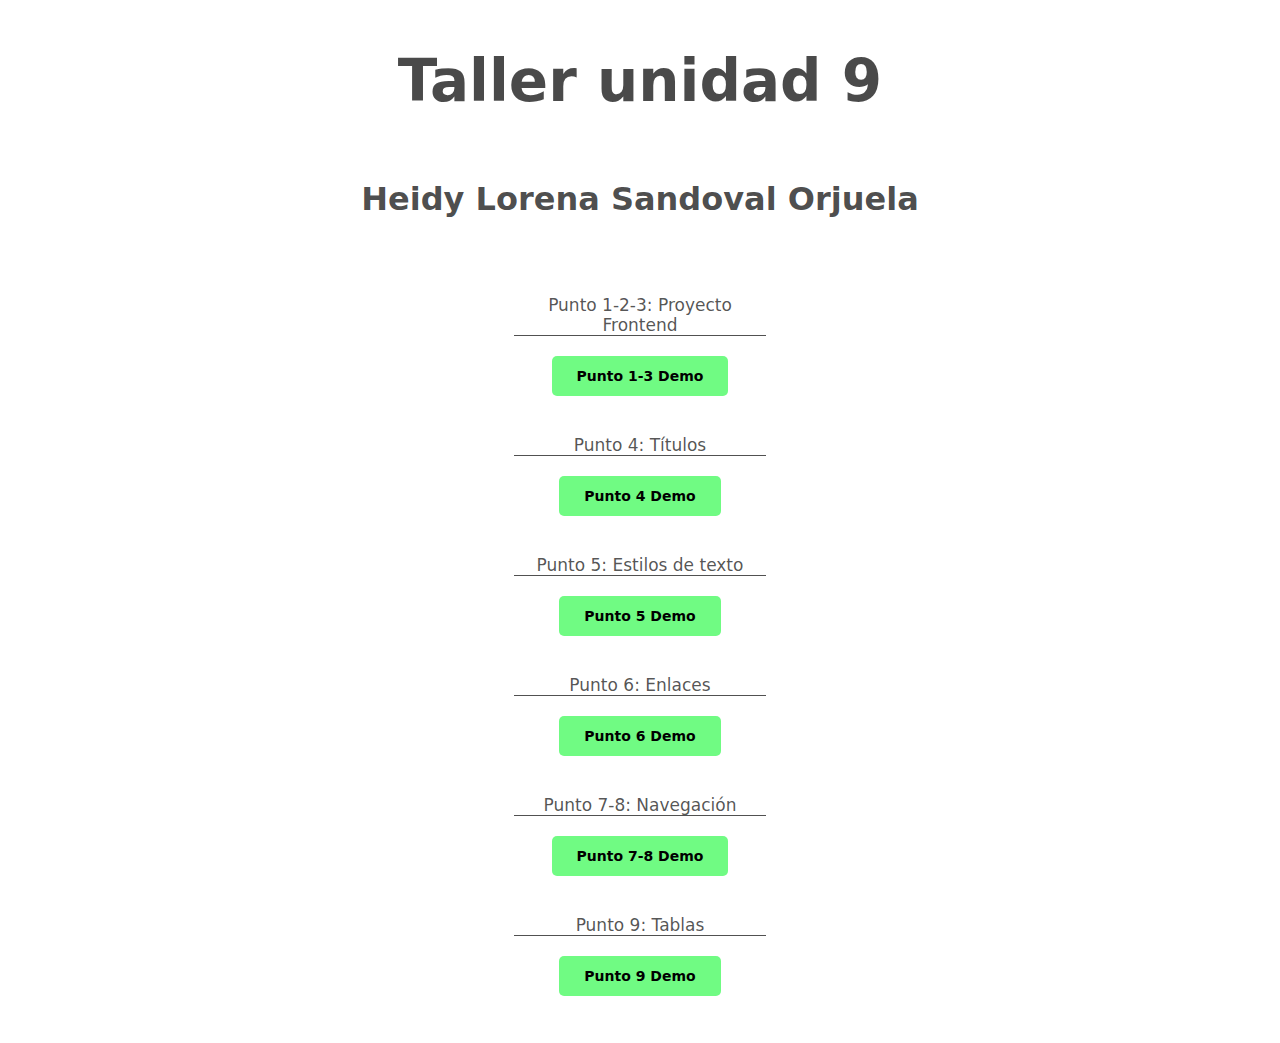
<file: index.html>
<!DOCTYPE html>
<html lang="en">

<head>
    <meta charset="UTF-8">
    <meta http-equiv="X-UA-Compatible" content="IE=edge">
    <meta name="viewport" content="width=device-width, initial-scale=1.0">
    <title>php example</title>
    <link rel="stylesheet" href="./styles/styles.css">
</head>

<body>
    <div>
        <h1> Taller unidad 9</h1>
        <h2>Heidy Lorena Sandoval Orjuela</h2>
        <nav>
            <ul>
                <li>
                    <p>
                        Punto 1-2-3: Proyecto Frontend
                    </p>
                    <a href="./punto-1-3/index.html">
                        Punto 1-3 Demo
                    </a>
                </li>
                <li>
                    <p>
                        Punto 4: Títulos
                    </p>
                    <a href="./punto-4/index.html">
                        Punto 4 Demo
                    </a>
                </li>
                <li>
                    <p>
                        Punto 5: Estilos de texto
                    </p>
                    <a href="./punto-5/index.html">
                        Punto 5 Demo
                    </a>
                </li>
                <li>
                    <p>
                        Punto 6: Enlaces
                    </p>
                    <a href="./punto-6/index.html">
                        Punto 6 Demo
                    </a>
                </li>
                <li>
                    <p>
                        Punto 7-8: Navegación
                    </p>
                    <a href="./punto-7-8/index.html">
                        Punto 7-8 Demo
                    </a>
                </li>
                <li>
                    <p>
                        Punto 9: Tablas
                    </p>
                    <a href="./punto-9/index.html">
                        Punto 9 Demo
                    </a>
                </li>
            </ul>
        </nav>
    </div>
</body>

</html>
</file>
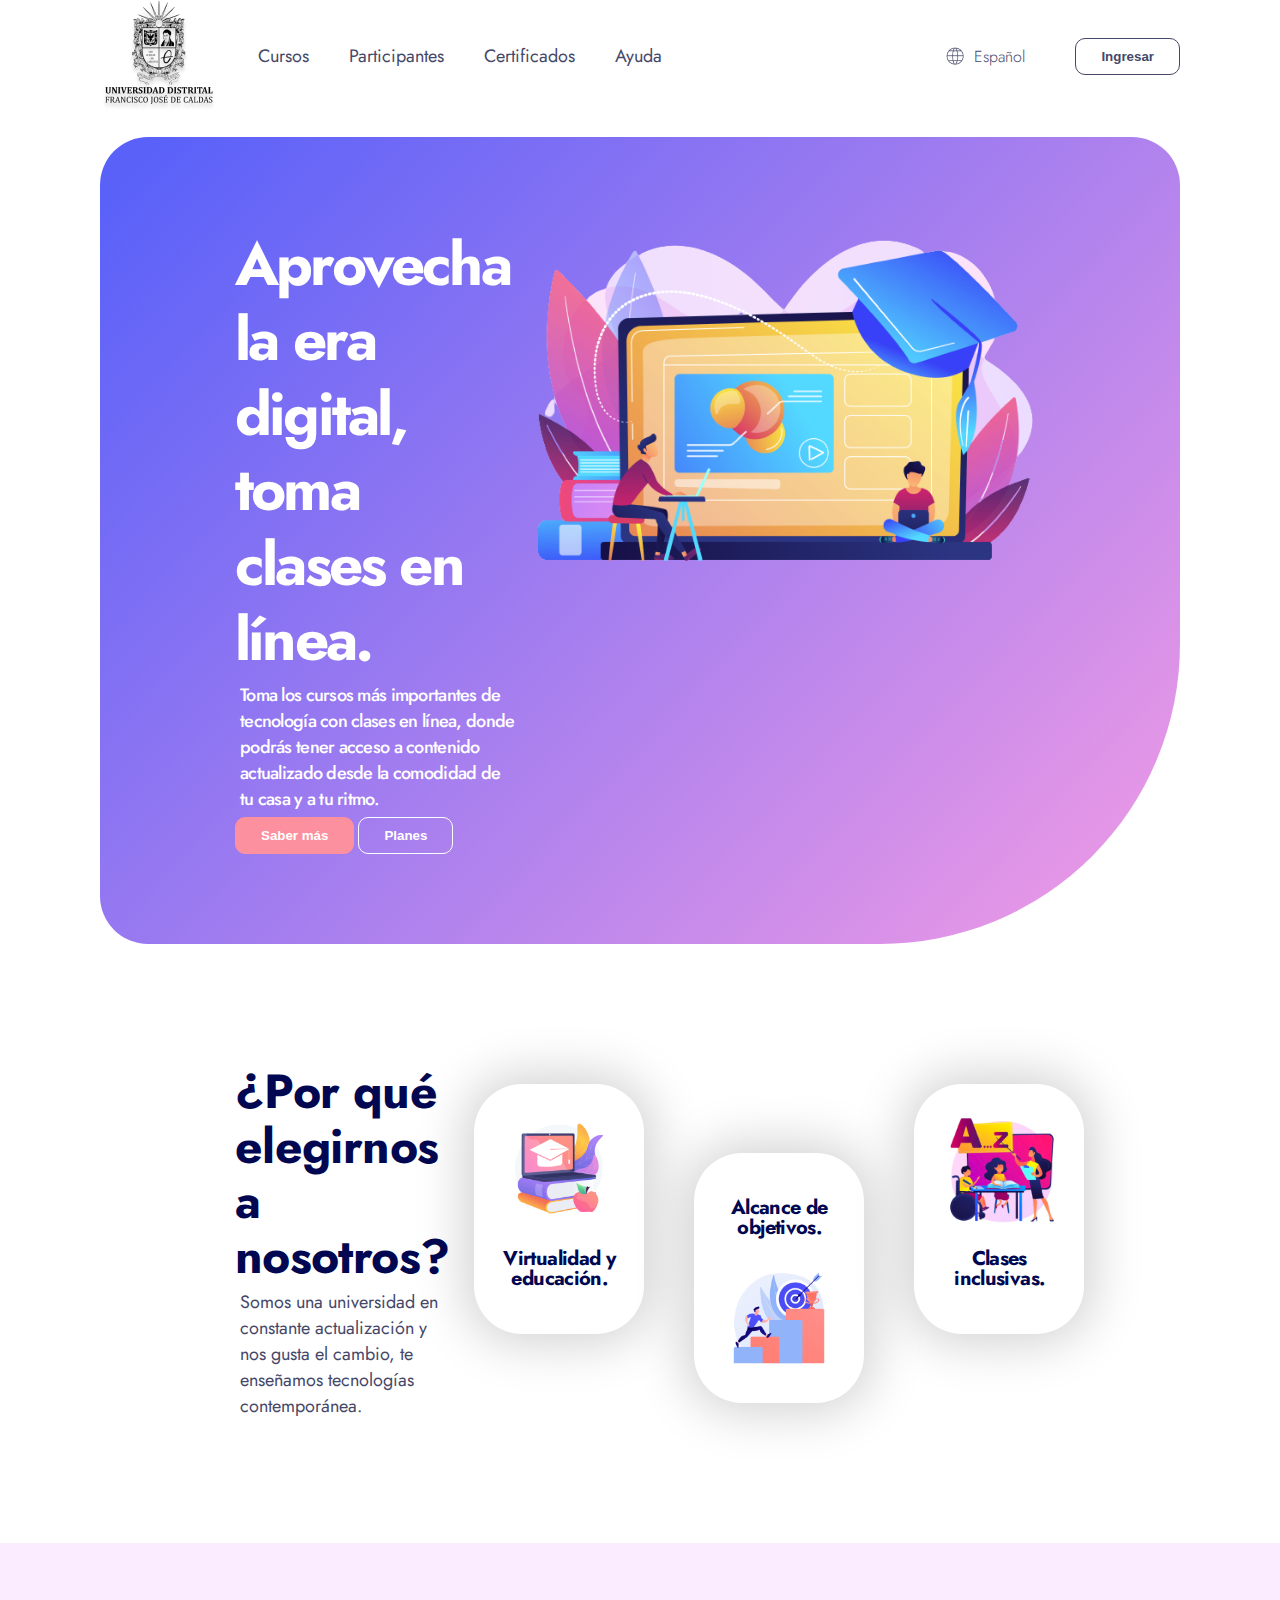
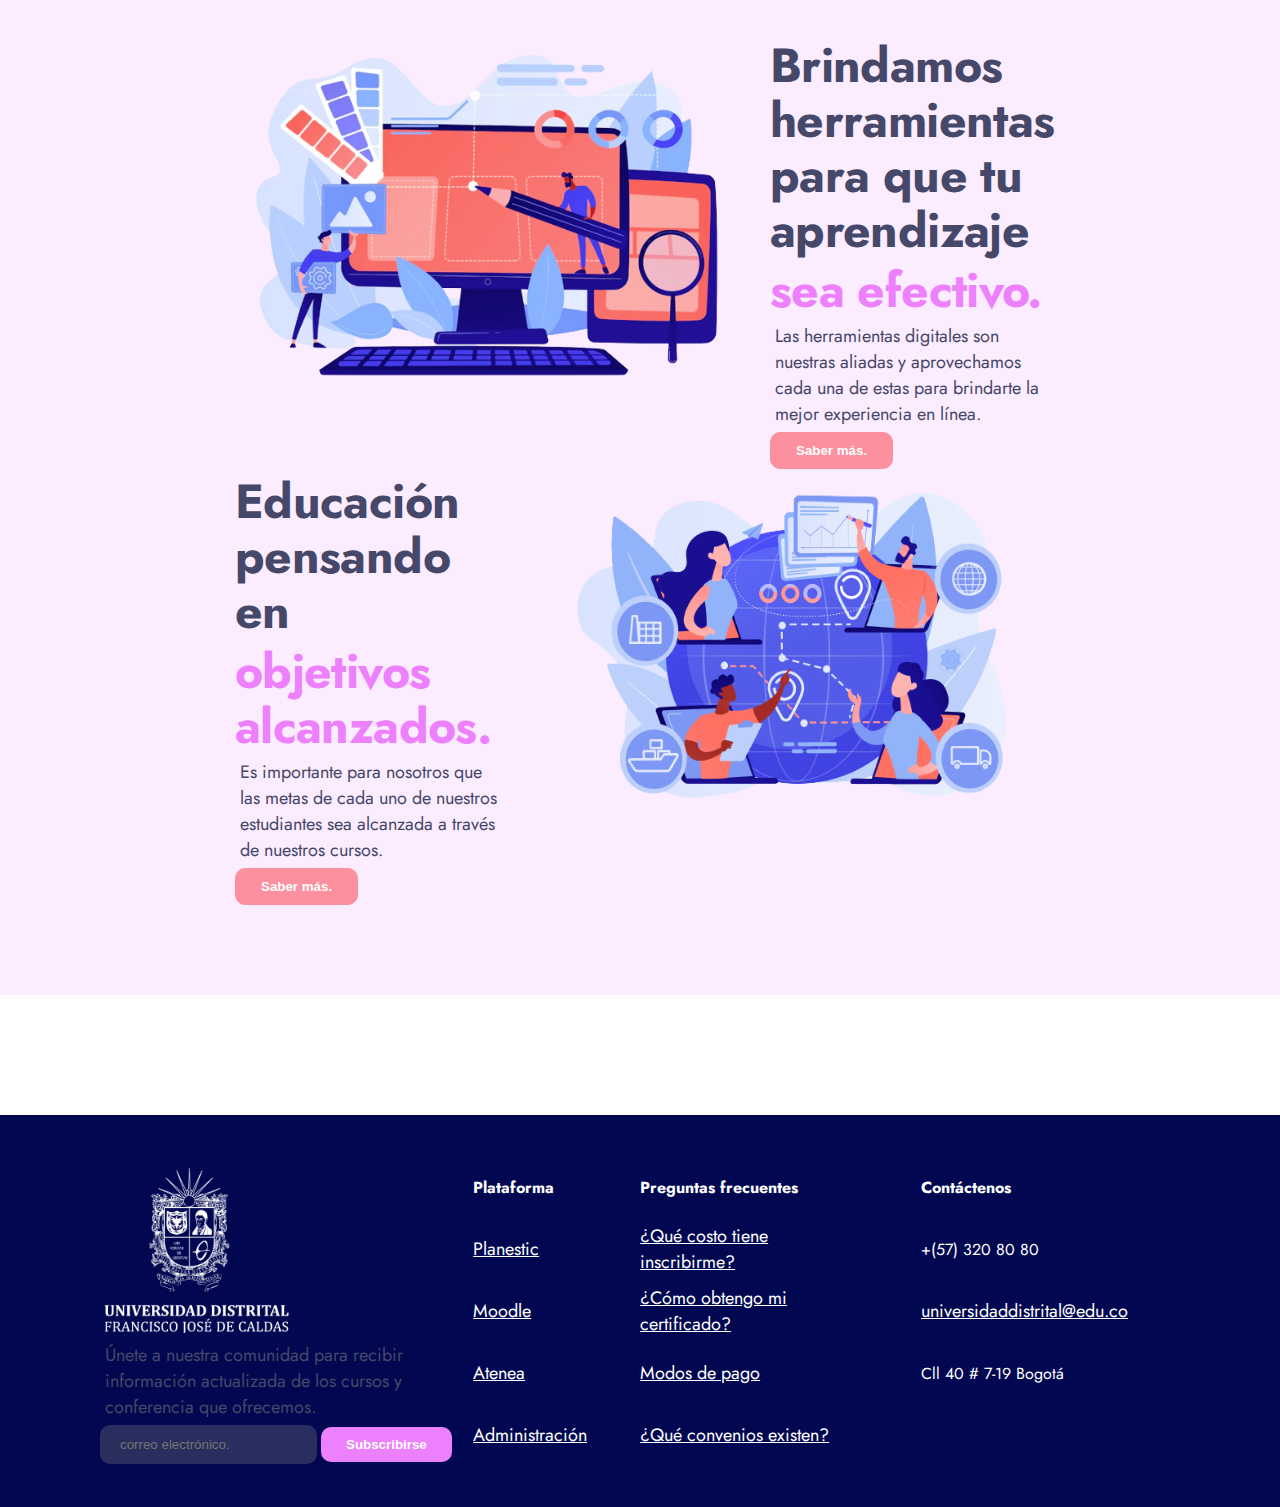
<file: punto-1-3/index.html>
<!DOCTYPE html>
<html lang="en">
<head>
    <meta charset="UTF-8">
    <meta name="viewport" content="width=device-width, initial-scale=1.0">
    <title>UD Atenea Cursos </title>

    
    <link rel="preconnect" href="https://fonts.googleapis.com">
        <link rel="preconnect" href="https://fonts.gstatic.com" crossorigin>
        <link href="https://fonts.googleapis.com/css2?family=Jost:ital,wght@0,100;0,200;0,300;0,400;0,500;0,600;0,700;0,800;0,900;1,100;1,200;1,300;1,400;1,500;1,600;1,700;1,800;1,900&display=swap" rel="stylesheet">
    <link rel="stylesheet" href="styles/general-styles.css">
    <link rel="stylesheet" href="styles/header-styles.css">
    <link rel="stylesheet" href="styles/banner-styles.css">
    <link rel="stylesheet" href="styles/section-1-styles.css">
    <link rel="stylesheet" href="styles/section-2-styles.css">
    <link rel="stylesheet" href="styles/footer-styles.css">
    
</head>
<body>

    <header>
        <!--es importante el atributo class para tenerlo en cuenta como sección a dotarlo de gráficos en css-->
        <div class="header__navigation">
            <img src="./public/images/header-logo.png" alt="main_logo">
            <nav>
                <ul>
                    <li><a href="">Cursos</a></li>
                    <li><a href="">Participantes</a></li>
                    <li><a href="">Certificados</a></li>
                    <li><a href="">Ayuda</a></li>
                </ul>
            </nav>
        </div> 
        
        <div class="header__settings">
           <div>
                <img src="./public/images/header-world.png" alt="world">
                <span>Español</span>
            </div>    
            <button>Ingresar</button>
        </div>
        
        
    </header>

    <main>
        <section id="banner">
            <div>
                <div>
                    <h1>Aprovecha la era digital, toma clases en línea.</h1>
                    <p>Toma los cursos más importantes de tecnología con 
                        clases en línea, donde podrás tener acceso a contenido 
                        actualizado desde la comodidad de tu casa y a tu ritmo.</p>
                </div>

                <div>
                    <button class="button--orange">Saber más</button>
                    <button class="button--white">Planes</button>
                </div>
            </div>
            <img src="./public/images/banner-online.png" 
            alt="banner"
            width="550px"
            height="350px"
            >
        </section>
        <section id="section-1">
            <div class="section-1__info">
                <h2>¿Por qué elegirnos a nosotros?</h2>
                <p>
                    Somos una universidad en constante actualización y 
                    nos gusta el cambio, te enseñamos tecnologías 
                    contemporánea.
                </p>
            </div>
            <div class="section-1__card">
                <img src="./public/images/section1-education.png" 
                alt="education"
                width="120px"
                height="120px">
                <h3>Virtualidad y educación.</h3>
            </div>
            <div class="section-1__card section-1__card-down">
                <h3>Alcance de objetivos.</h3>
                <img src="./public/images/section1-goals.png"
                width="120px"
                height="120px">
            </div>
            <div class="section-1__card">
                <img src="./public/images/section1-teach.png" 
                alt="education"
                width="120px"
                height="120px">
                <h3>Clases inclusivas.</h3>
            </div>
        </section>

        <section id="section-2">
            <div class="section-2__info">
                <img src="./public/images/section2-tools.png" 
                alt="tools"
                width="500px"
                height="350px">
                <div>
                    <h2>Brindamos herramientas para que tu aprendizaje</h2>
                    <h2 class="section-2__sub-pink">sea efectivo.</h2>
                    <p>
                        Las herramientas digitales son nuestras aliadas 
                        y aprovechamos cada una de estas para brindarte 
                        la mejor experiencia en línea.
                    </p>
                    <button class="button--orange">Saber más.</button>
                </div>
            </div>
            <div class="section-2__info">
                <div>
                    <h2>Educación pensando en </h2>
                    <h2 class="section-2__sub-pink">objetivos alcanzados.</h2>
                    <p>
                        Es importante para nosotros que las metas de cada uno de 
                        nuestros estudiantes sea alcanzada a través de nuestros 
                        cursos.
                    </p>
                    <button class="button--orange">Saber más.</button>
                </div>
                <img src="./public/images/section2-goals.png" 
                alt="goals"
                width="500px"
                height="350px">
            </div>
        </section>
    </main>

    <footer id="footer">
        <div class="footer__info">
            <img src="./public/images/footer-logo.png" 
            alt="logo"
            height="175px"
            width="200px">
            <div>
                <p >
                    Únete a nuestra comunidad para recibir información 
                    actualizada de los cursos y conferencia que ofrecemos.
                </p>

                <form>
                    <input 
                    id="mail"
                    type="email"
                    name="user_email"
                    placeholder="correo electrónico.".
                    >
                    <button class="button--pink">Subscribirse</button>
                </form>
            </div>
        </div>
        <div>
            <table>
                <tr>
                    <th>Plataforma</th>
                    <th>Preguntas frecuentes</th>
                    <th> Contáctenos</th>
                </tr>

                 <tr>
                    <td> <a href="">Planestic</a></td>
                    <td><a href="">¿Qué costo tiene inscribirme?</a></td>
                    <td>+(57) 320 80 80</td>
                </tr>

                <tr>
                    <td><a href="">Moodle</a></td>
                    <td><a href="">¿Cómo obtengo mi certificado?</a></td>
                    <td><a href="">universidaddistrital@edu.co</a></td>
                </tr>

                <tr>
                    <td><a href="">Atenea</a></td>
                    <td><a href="">Modos de pago</a></td>
                    <td>Cll 40 # 7-19 Bogotá</td>
                </tr>

                <tr>
                    <td><a href="">Administración</a></td>
                    <td><a href="">¿Qué convenios existen?</a></td>
                </tr>
            </table>
        </div>
    </footer>
</body>
</html>
</file>
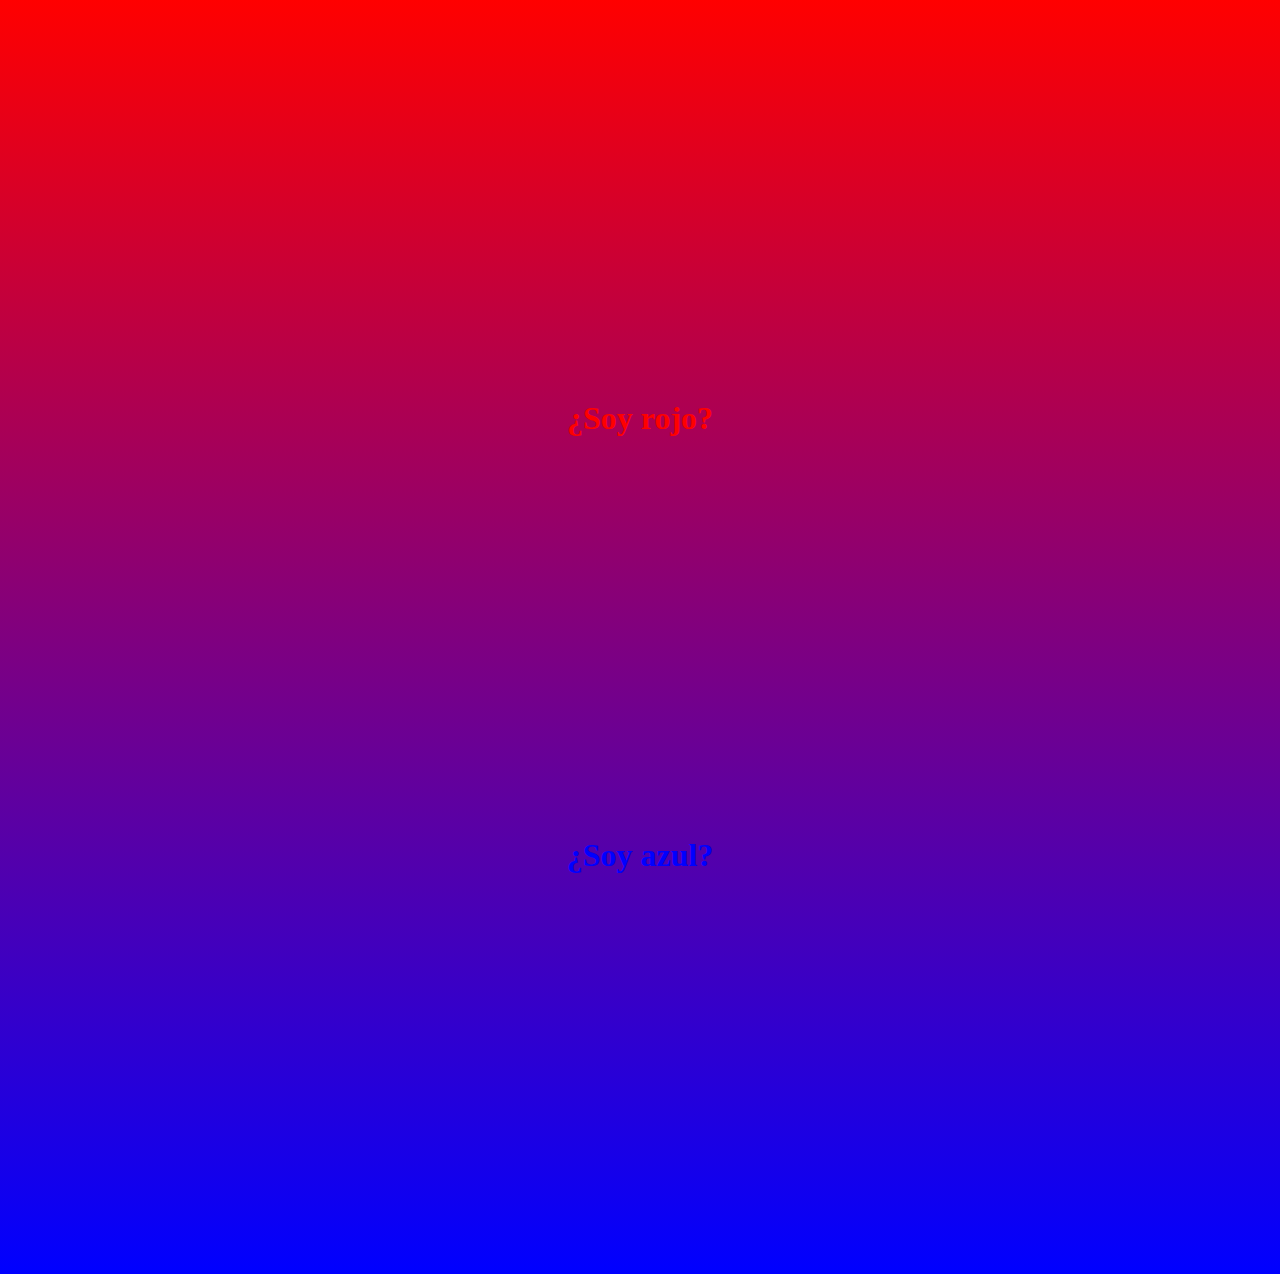
<file: punto-4/index.html>
<!DOCTYPE html>
<html lang="en">
<head>
    <meta charset="UTF-8">
    <meta name="viewport" content="width=device-width, initial-scale=1.0">
    <title>Document</title>
    <link rel="stylesheet" href="./styles/styles.css">
</head>
<body>
    <h1 class="red">¿Soy rojo?</h1>
    <h1 class="blue">¿Soy azul?</h1>
</body>
</html>
</file>
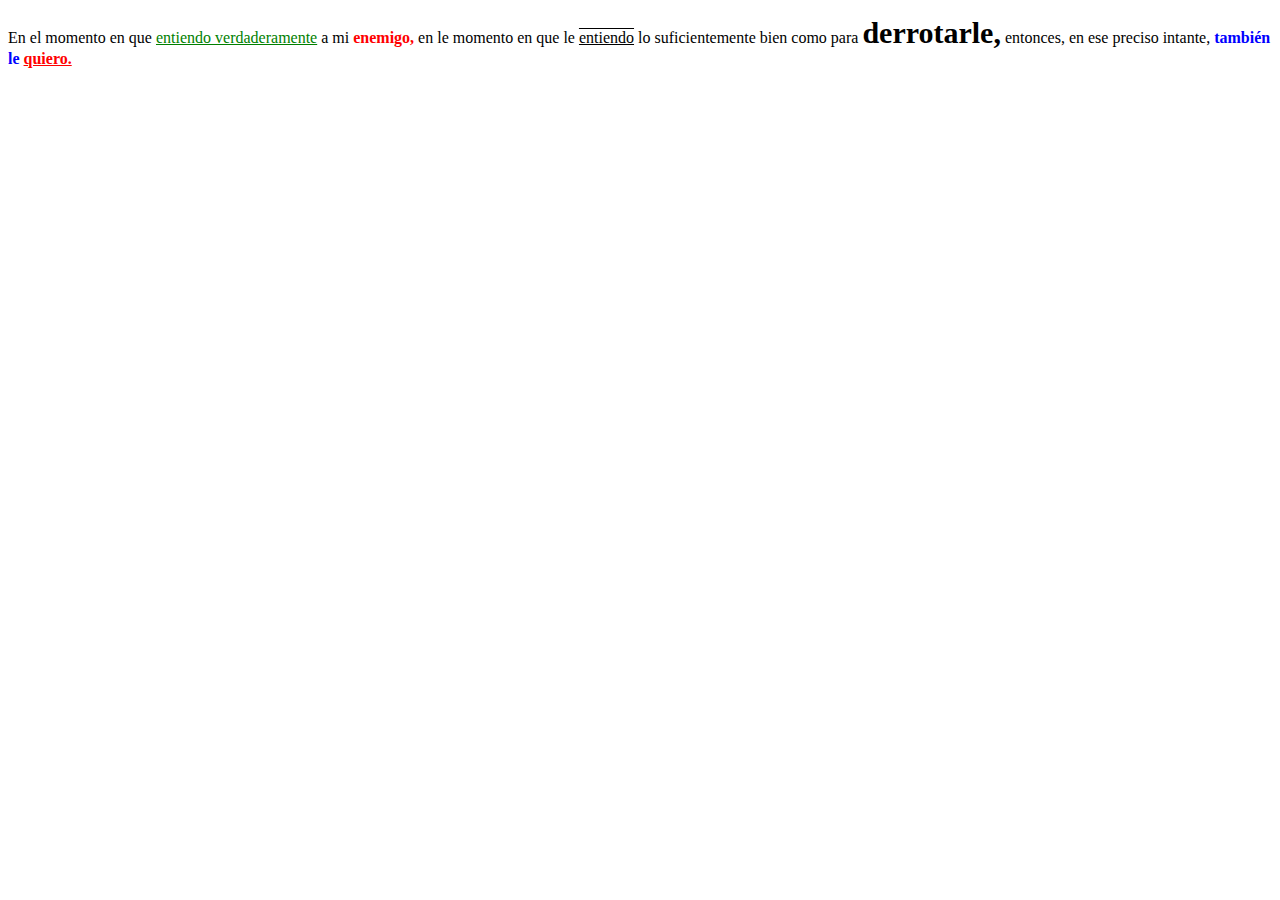
<file: punto-5/index.html>
<!DOCTYPE html>
<html lang="en">
<head>
    <meta charset="UTF-8">
    <meta name="viewport" content="width=device-width, initial-scale=1.0">
    <title>Taller 9: punto-5</title>
    <link rel="stylesheet" href="./styles/styles.css">
</head>
<body>
    <p>
        <span> En el momento en que </span>
        <u  class="green">entiendo verdaderamente</u>
        <span>a mi </span>
        <b class="red">enemigo,</b> 
        <span>en le momento en que le</span> 
        <span class="underover">entiendo</span> 
        <span>lo suficientemente bien como para</span> 
        <b class="oversize">derrotarle,</b> 
        <span>entonces, en ese preciso intante,</span> 
        <b class="blue">también le</b> 
        <b class="red"><u>quiero.</u></b>
    </p> 
</body>
</html>
</file>
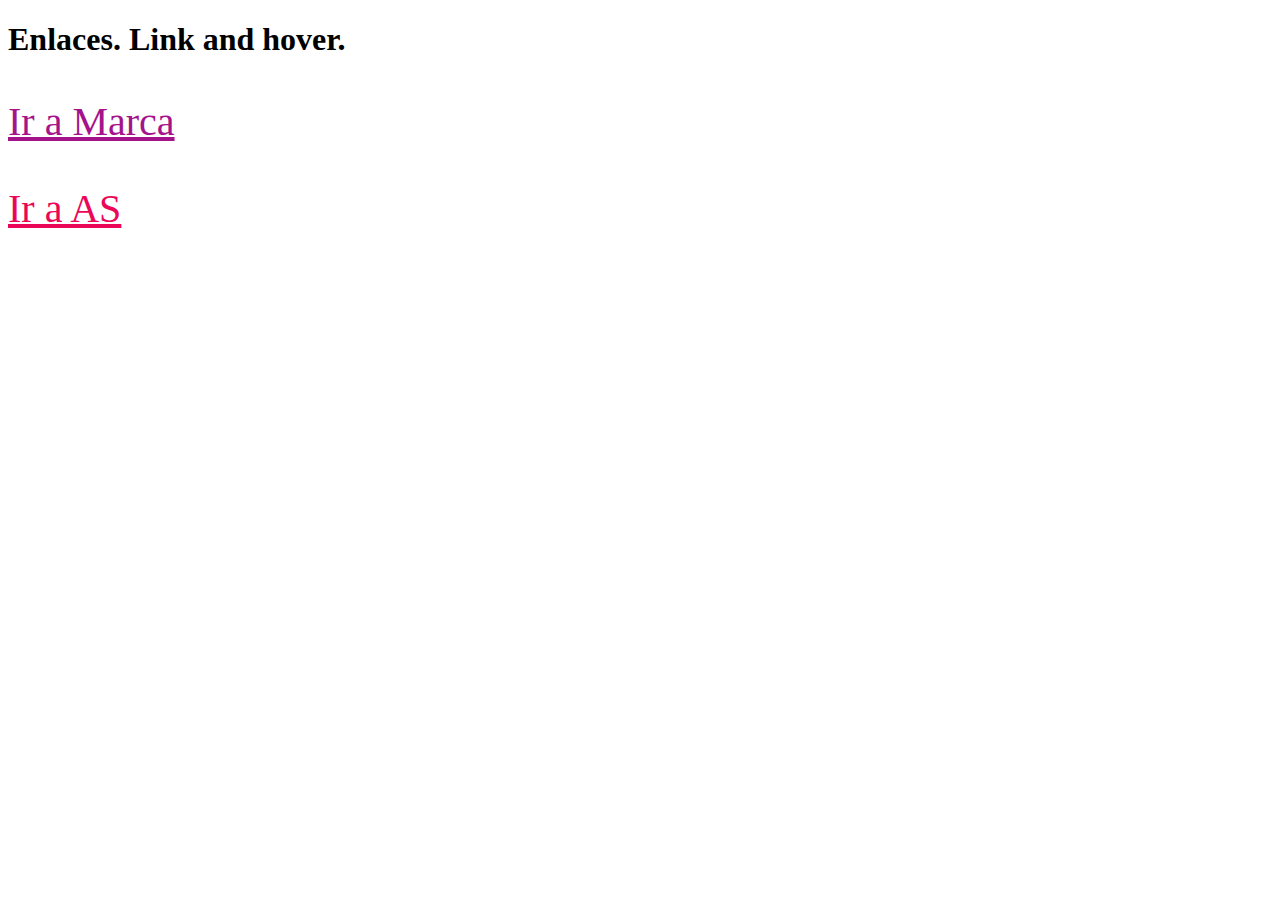
<file: punto-6/index.html>
<!DOCTYPE html>
<html lang="en">
<head>
    <meta charset="UTF-8">
    <meta name="viewport" content="width=device-width, initial-scale=1.0">
    <title>Taller 9: Punto-6</title>
    <link rel="stylesheet" href="styles/styles.css">
</head>
<body>
    <h1>Enlaces. Link and hover.</h1>
        <p><a class="yellow" href="">Ir a Marca</a></p>
        <p><a class="purple" href="">Ir a AS</a></p>
</body>
</html>
</file>
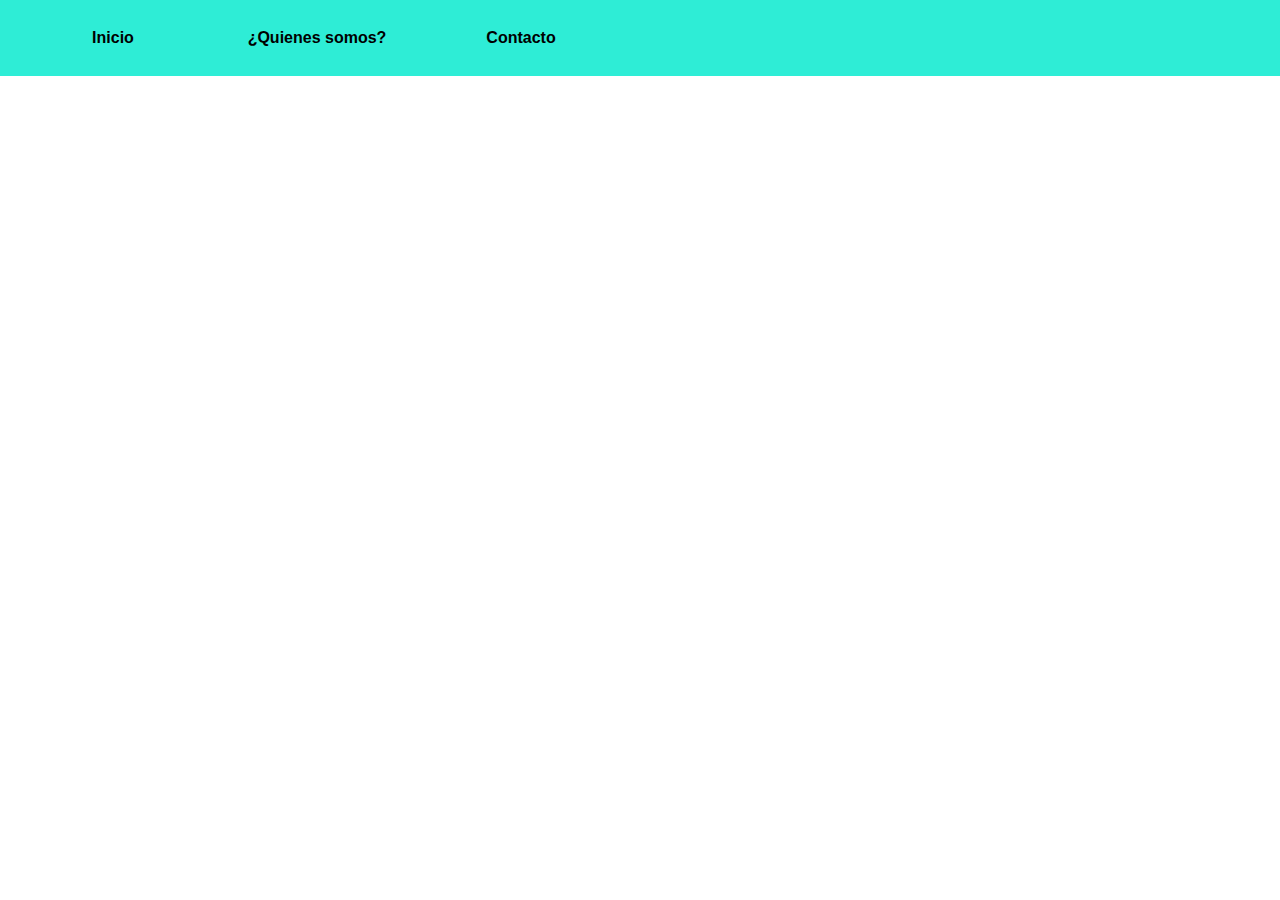
<file: punto-7-8/index.html>
<!DOCTYPE html>
<html lang="en">
<head>
    <meta charset="UTF-8">
    <meta name="viewport" content="width=device-width, initial-scale=1.0">
    <title>Taller 9: Punto-7-8</title>
    <link rel="stylesheet" href="./styles/styles.css">
</head>
<body>
    <div>
        <table>
            <tr>
                <th>Inicio</th>
                <th>¿Quienes somos?</th>
                <th>Contacto</th>
            </tr>

        </table>
    </div>
</body>
</html>
</file>
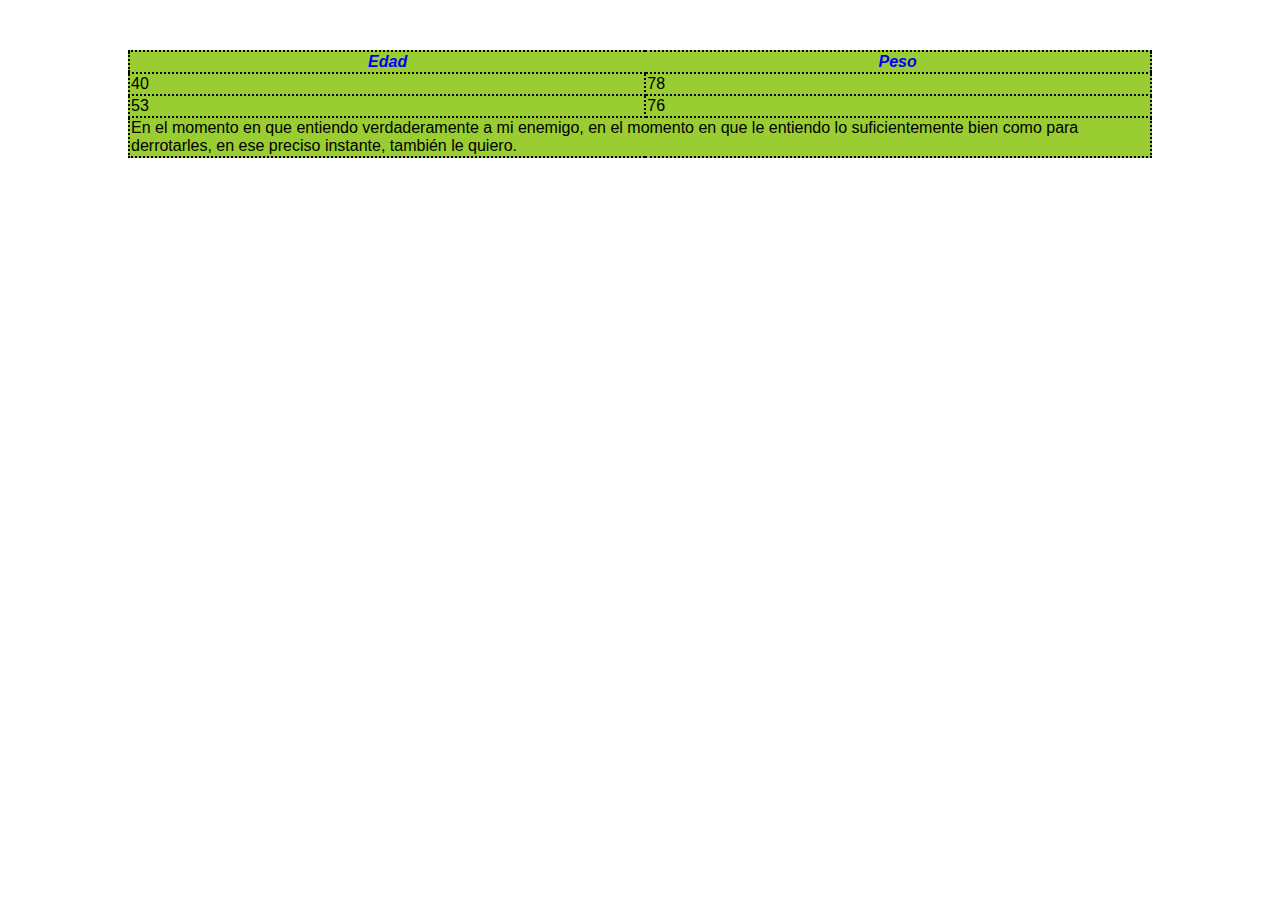
<file: punto-9/index.html>
<!DOCTYPE html>
<html lang="en">
<head>
    <meta charset="UTF-8">
    <meta name="viewport" content="width=device-width, initial-scale=1.0">
    <title>Taller 9: Punto 9</title>
    <link rel="stylesheet" href="./styles/styles.css">
</head>
<body>
    <table>
        <tr>
            <th>Edad</th>
            <th>Peso</th>
        </tr>
        <tr>
            <td>40</td>
            <td>78</td>
        </tr>
        <tr>
            <td>53</td>
            <td>76</td>
        </tr>
        <tr>
            <td colspan="2" class="text">
                En el momento en que entiendo verdaderamente a mi enemigo, 
                en el momento en que le entiendo lo suficientemente bien 
                como para derrotarles, en ese preciso instante, también le quiero.
            </td>
        </tr>        
    </table>
</body>
</html>
</file>
<file: styles/styles.css>
body {
    text-align: center;
    color: #000000b5;
    font-family: system-ui, -apple-system;
  }
  
  body,
  div {
    display: flex;
    justify-content: center;
    align-items: center;
  }
  
  div {
    flex-direction: column;
    width: 50%;
    height: 50%;
    text-align: center;
  }
  
  h1 {
    font-size: 58px;
  }
  
  h2 {
    font-size: 32px;
  }
  
  nav {
    width: 40%;
  }
  
  ul {
    padding: 0;
    text-align: center;
    list-style: none;
  }
  
  li {
    margin: 50px 0;
  }
  
  p {
    margin: 40px 0 30px;
    color: #000000ae;
    font-size: 17px;
    border-bottom: 1px solid;
  }
  
  a {
    padding: 12px 25px;
    color: #000;
    background-color: #5efb73e2;
    border: none;
    border-radius: 5px;
    font-family: system-ui, -apple-system;
    font-size: 14px;
    font-weight: bold;
    text-decoration: none;
    cursor: pointer;
  }
  
  a:hover {
    color: #ffff;
    background-color: #407b48e2;
  }
</file>
<file: punto-1-3/styles/general-styles.css>
a{
    font-family: 'Jost';
    font-size: 18px;
}

button {
    font: 'Jost';
    font-weight: bold;
    cursor: pointer;
    border-radius: 10px;
    padding: 10px 25px;
}

.header__settings button {
    background-color: transparent;
    color: #454868;
    border: 1px solid #454868;
}

.button--orange {
    background-color: #FD909E;
    color: #FFFF;
    border: 1px solid #FD909E;
}

p{
    margin: 5px;
    color: #454868;
    font-family: 'Jost';
    font-size: 18px;
    font-weight: 400;
    
}

h2{
    margin: 5px 0px;
    font-family: 'Jost';
    font-size: 48px;
    color:#454868;
    line-height: 55px;
    letter-spacing: -0.64px;
}

body{
    margin: 0px;
}
</file>
<file: punto-1-3/styles/header-styles.css>
header{
    display: flex;
    justify-content: space-between;
    margin: 0px 100px;
}

.header__navigation{
    display: flex;
    align-items: center;
}

nav ul {
    display: flex;
    gap: 40px;
    list-style: none;
}

nav ul a {
    color: #454868;
    text-decoration: none;
}

.header__settings {
    display:flex;
    gap: 50px;
    align-items: center;   

}

.header__settings div {
    display: flex;
    align-items: center;
    gap: 10px;
    font-family: 'Jost';
    font-weight: 300;
    color:#454868;
}
</file>
<file: punto-1-3/styles/banner-styles.css>
#banner {

    margin: 25px 100px;
    padding: 90px 135px;
    background: linear-gradient(313.18deg, #EE9AE5 3.28%, #5961F9 97.04%);
    border-radius: 48px 48px 300px 48px;
    display: flex;
    

}

h1{
    

    margin: 0px;
    color: #FFF;
    font-family: 'Jost';
    font-size: 60px;
    font-style: normal;
    font-weight: 700;
    line-height: 125%;
    letter-spacing: -2.8px;
}

#banner p{

    color: #FFF;
    font-family: 'Jost';
    font-size: 18px;
    font-style: normal;
    font-weight: 500;
    line-height: normal;
    letter-spacing: -0.72px;

}

.button--white {
    background-color: transparent;
    color: #FFF;
    border: 1px solid #FFF;
    }
</file>
<file: punto-1-3/styles/section-1-styles.css>
#section-1{
    display: flex;
    margin: 25px 100px;
    padding: 90px 135px;

}

.section-1__info{
    width: 30%;
}

.section-1__info h2{
    color: #010851
}

.section-1__card{

    display: flex;
    flex-direction: column;
    align-items: center;
    justify-content: space-between;
    width: min-content;
    height: 200px ;

    margin: 25px;
    padding: 25px;
    border-radius: 48px;
    background: #FFF;
    box-shadow: 0px 0px 50px 10px rgba(0, 0, 0, 0.178);

}

.section-1__card-down{
    margin-top: 94px;
}

.section-1__card h3 {

    font-family: 'Jost';
    color: #010851;
    font-size: 20px;
    line-height: 20px;
    text-align: center;
    letter-spacing: -0.64px;
}
</file>
<file: punto-1-3/styles/section-2-styles.css>
#section-2 {
    background-color:  #ed80fd26; 
    padding: 90px 235px;
    margin-bottom: 120px;
}

.section-2__info{
    display: flex;
    gap:35px;
    margin: 70px, 0px;  
}

.section-2__sub-pink{

    color: #ED80FD;

}
</file>
<file: punto-1-3/styles/footer-styles.css>
#footer{
    display: flex;
    justify-content: space-between;
    align-items: center;

    margin top: 120px;
    padding: 40px 100px;
    background-color: #010851;
    color: #fff; 
}

.footer__info{
    width: 35%;

}

input{
    width 400px;
    padding: 12px 20px;
    margin-right: - 30px;
    border: none;
    border-radius: 10px;
    background-color: #45486899;
}


.button--pink{
    background-color: #ED80FD;
    color: #fff;
    border: none;
}

table{
    
    margin: auto;
    padding: px;
    font-family: 'Jost';
    text-align: left;

}

tr{
    
    height: 60px;
}

td{
    
    padding-right: 50px;
}

td a {

    color: #fff;
}
</file>
<file: punto-4/styles/styles.css>
body{
    background: linear-gradient(red,blue);
}

h1{
    margin: 400px;
    font-family: Cambria ;
    font: bold;
    text-align: center;

}


.blue {
    color: blue;
}

.red {
    color: red;
}

.blue:hover {
    color: red;
  }

.red:hover {
    color: blue;
  }
</file>
<file: punto-5/styles/styles.css>
.green{
    color: green;
}

.red{
    color: red;
}

.underover{
    text-decoration: underline overline;
}

.oversize{
    font-size: 30px;
}

.blue{
    color: blue;
}
</file>
<file: punto-6/styles/styles.css>
body{
    font-family: Verdana;
}

p{
    font-size: 40px;
}

a.yellow:link {
    color: yellowgreen
}

a.yellow:visited{
    color: rgb(165, 19, 138)
}

a.yellow:hover{
    font-size: 50px;
}


a.purple:link{
    color: #8a2be2;
}

a.purple:visited{
    color: #ec0657;
}

a.purple:hover{

    color: white;
    background-color:#ec0657;
}
</file>
<file: punto-7-8/styles/styles.css>
body{
    margin: 0px;
}

div{
    padding: 10px;
    background-color: #2eedd6;
}

table {
    font-family: Helvetica;
    background-color:#2eedd6;
    text-align: center;
}

th{
    cursor: pointer;
    width: 200px;
    height: 50px;

}

th:hover{
    background-color: #2f0f86;
    color: white;
}
</file>
<file: punto-9/styles/styles.css>
table{
    background-color: yellowgreen;
    font-family: Helvetica;
    text-align: left;
    margin: 50px 120px;
    padding: 0px;
    border-collapse: collapse;
    border-left: 2px dotted black;
    border-right: 2px dotted black;
}

th{
    font-style: italic;
    color: blue;
    text-align: center;
    border-bottom: 2px dotted black;
    border-top: 2px dotted black;
}

td{
    text-align: left;
    border: 2px dotted black;

}

td.text{
    text-align: left;
}
</file>
